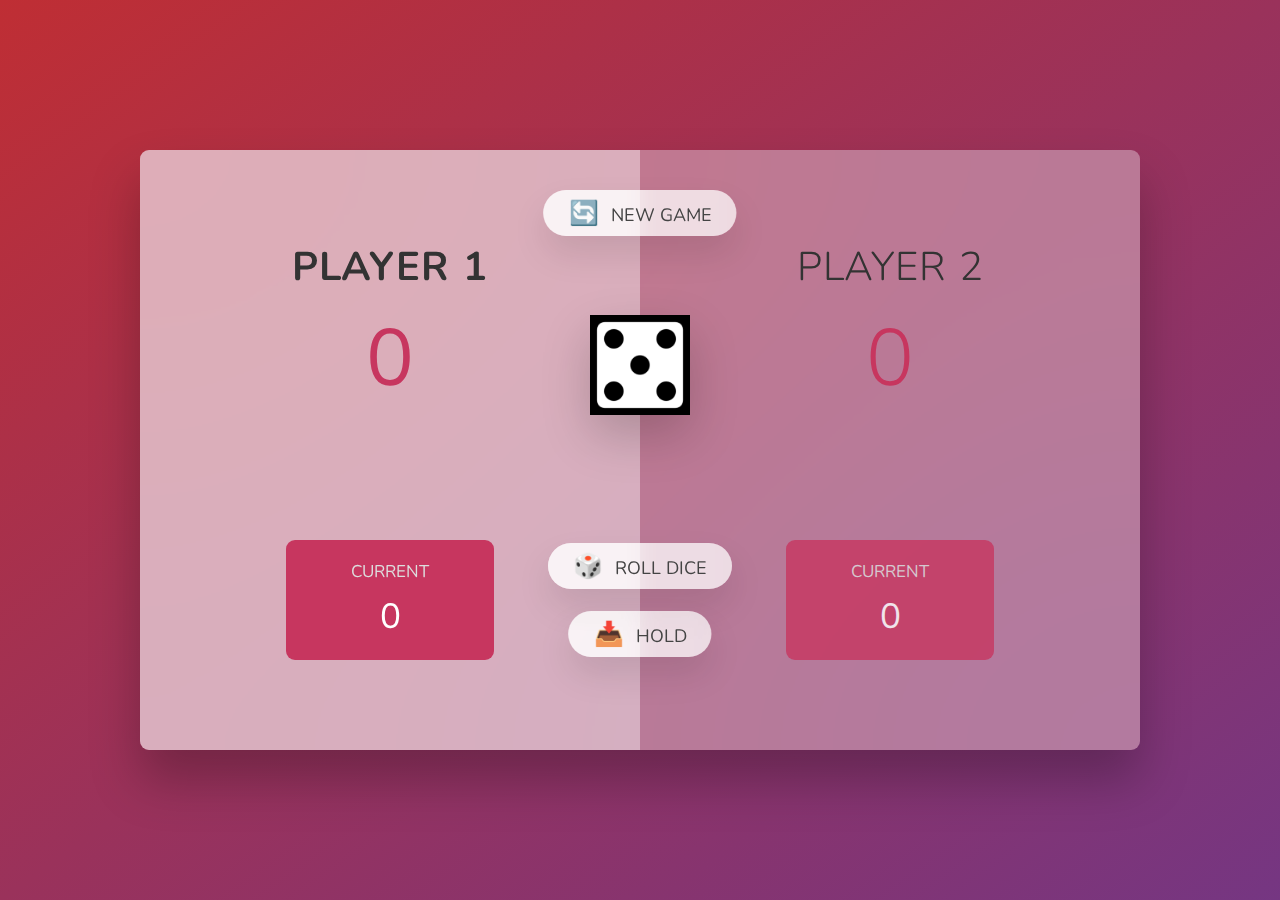
<file: Project_01-Pig-Game/index.html>
<!DOCTYPE html>
<html lang="en">
  <head>
    <meta charset="UTF-8" />
    <meta name="viewport" content="width=device-width, initial-scale=1.0" />
    <meta http-equiv="X-UA-Compatible" content="ie=edge" />
    <link rel="stylesheet" href="style.css" />
    <title>Pig Game</title>
  </head>
  <body>
    <main>
      <section class="player player--0 player--active">
        <h2 class="name" id="name--0">Player 1</h2>
        <p class="score" id="score--0">43</p>
        <div class="current">
          <p class="current-label">Current</p>
          <p class="current-score" id="current--0">0</p>
        </div>
      </section>
      <section class="player player--1">
        <h2 class="name" id="name--1">Player 2</h2>
        <p class="score" id="score--1">24</p>
        <div class="current">
          <p class="current-label">Current</p>
          <p class="current-score" id="current--1">0</p>
        </div>
      </section>

      <img src="dice.5.png" alt="Playing dice" class="dice" />
      <button class="btn btn--new">🔄 New game</button>
      <button class="btn btn--roll">🎲 Roll dice</button>
      <button class="btn btn--hold">📥 Hold</button>
    </main>
    <script src="script.js"></script>
  </body>
</html>
</file>
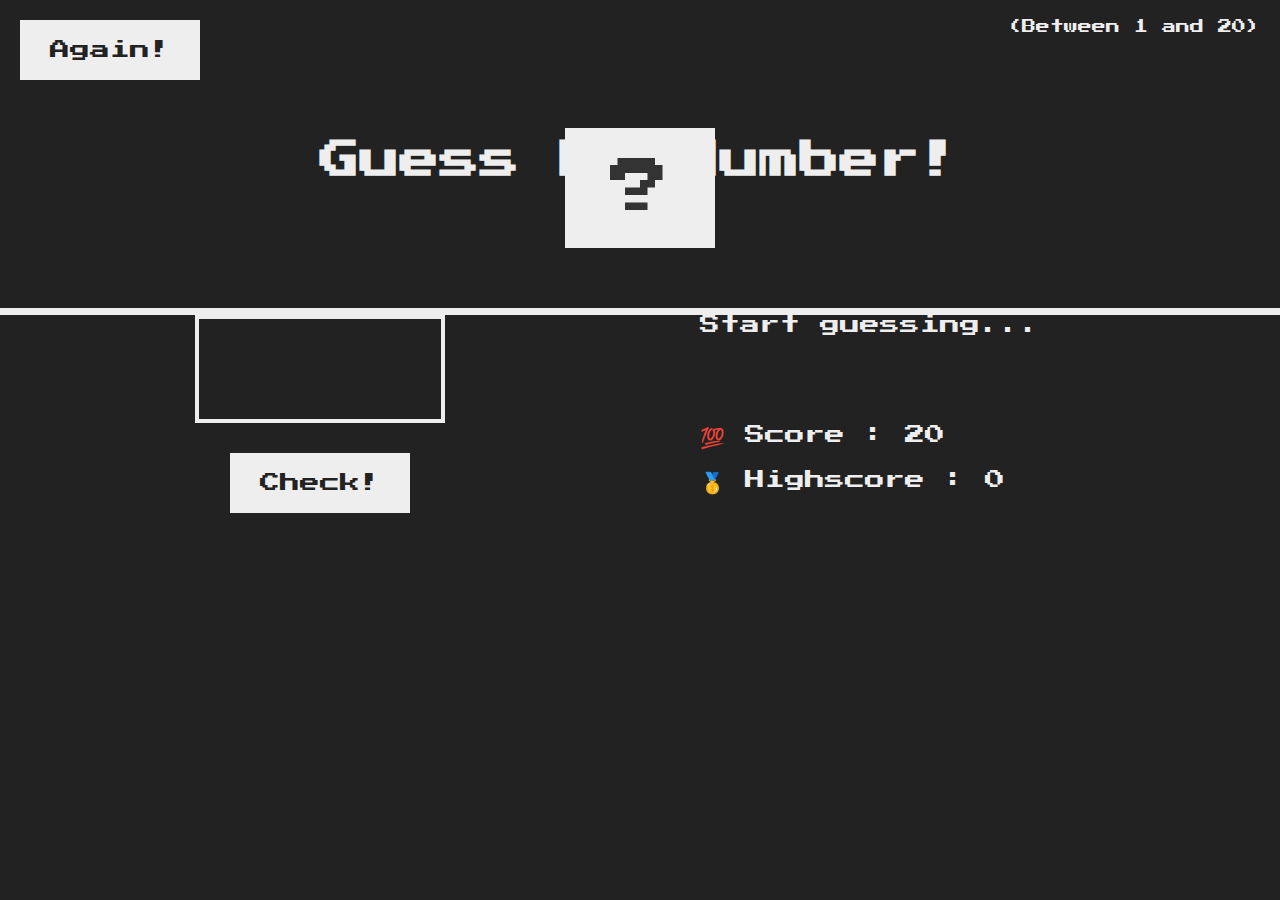
<file: Project_02-Guess-My-Number/index.html>
<!DOCTYPE html>
<html lang="en">
<head>
    <meta charset="UTF-8">
    <meta name="viewport" content="width=device-width, initial-scale=1.0">
    <meta http-equiv="X-UA-Compatible" content = "ie=edge"/>
    <link rel = "stylesheet" href = "style.css"/>
    <title>Guess My Number!</title>
</head>
<body>
    <header>
        <h1> Guess My Number!</h1>
        <p class = "between">(Between 1 and 20) </p>
        <button class = "btn again"> Again!</button>
        <div class = "number">?</div>
    </header>
    <main>
        <section class = "left">
            <input type = "number" class = "guess"/>    
        <button class ="btn check">Check!</button>   
     </section>

     <section class  = "right">
        <p class = "message">Start guessing...</p>
        <p class = "label-score">💯 Score : <span class = "score">20</span></p>
        <p class = "label-highscore">🥇 Highscore : <span class = "highscore">0</span></p>
     </section>
    </main>
    <script src = "script.js"></script>
</body>
</html>
</file>
<file: Project_01-Pig-Game/style.css>
@import url('https://fonts.googleapis.com/css2?family=Nunito&display=swap');

* {
  margin: 0;
  padding: 0;
  box-sizing: inherit;
}

html {
  font-size: 62.5%;
  box-sizing: border-box;
}

body {
  font-family: 'Nunito', sans-serif;
  font-weight: 400;
  height: 100vh;
  color: #333;
  background-image: linear-gradient(to top left, #753682 0%, #bf2e34 100%);
  display: flex;
  align-items: center;
  justify-content: center;
}

/* LAYOUT */
main {
  position: relative;
  width: 100rem;
  height: 60rem;
  background-color: rgba(255, 255, 255, 0.35);
  backdrop-filter: blur(200px);
  filter: blur();
  box-shadow: 0 3rem 5rem rgba(0, 0, 0, 0.25);
  border-radius: 9px;
  overflow: hidden;
  display: flex;
}

.player {
  flex: 50%;
  padding: 9rem;
  display: flex;
  flex-direction: column;
  align-items: center;
  transition: all 0.75s;
}

/* ELEMENTS */
.name {
  position: relative;
  font-size: 4rem;
  text-transform: uppercase;
  letter-spacing: 1px;
  word-spacing: 2px;
  font-weight: 300;
  margin-bottom: 1rem;
}

.score {
  font-size: 8rem;
  font-weight: 300;
  color: #c7365f;
  margin-bottom: auto;
}

.player--active {
  background-color: rgba(255, 255, 255, 0.4);
}
.player--active .name {
  font-weight: 700;
}
.player--active .score {
  font-weight: 400;
}

.player--active .current {
  opacity: 1;
}

.current {
  background-color: #c7365f;
  opacity: 0.8;
  border-radius: 9px;
  color: #fff;
  width: 65%;
  padding: 2rem;
  text-align: center;
  transition: all 0.75s;
}

.current-label {
  text-transform: uppercase;
  margin-bottom: 1rem;
  font-size: 1.7rem;
  color: #ddd;
}

.current-score {
  font-size: 3.5rem;
}

/* ABSOLUTE POSITIONED ELEMENTS */
.btn {
  position: absolute;
  left: 50%;
  transform: translateX(-50%);
  color: #444;
  background: none;
  border: none;
  font-family: inherit;
  font-size: 1.8rem;
  text-transform: uppercase;
  cursor: pointer;
  font-weight: 400;
  transition: all 0.2s;

  background-color: white;
  background-color: rgba(255, 255, 255, 0.6);
  backdrop-filter: blur(10px);

  padding: 0.7rem 2.5rem;
  border-radius: 50rem;
  box-shadow: 0 1.75rem 3.5rem rgba(0, 0, 0, 0.1);
}

.btn::first-letter {
  font-size: 2.4rem;
  display: inline-block;
  margin-right: 0.7rem;
}

.btn--new {
  top: 4rem;
}
.btn--roll {
  top: 39.3rem;
}
.btn--hold {
  top: 46.1rem;
}

.btn:active {
  transform: translate(-50%, 3px);
  box-shadow: 0 1rem 2rem rgba(0, 0, 0, 0.15);
}

.btn:focus {
  outline: none;
}

.dice {
  position: absolute;
  left: 50%;
  top: 16.5rem;
  transform: translateX(-50%);
  height: 10rem;
  box-shadow: 0 2rem 5rem rgba(0, 0, 0, 0.2);
}

.player--winner {
  background-color: #2f2f2f;
}

.player--winner .name {
  font-weight: 700;
  color: #c7365f;
}
</file>
<file: Project_02-Guess-My-Number/style.css>
@import url('https://fonts.googleapis.com/css?family=Press+Start+2P&display=swap');


*{
    margin: 0;
    padding : 0;
    box-sizing: inherit;
}

html{
    font-size: 62.5%;
    box-sizing: border-box;
}

body{
    font-family: 'Press Start 2P', sans-serif;
    color:#eee;
    background-color: #222;
/*background-color:#60b347;*/
}

/*LAYOUT*/

header{
    position: relative;
    height : 35vh;
border-bottom: 7px solid #eee;
}

main{
    height : 65vh;
    color: #eee;
    display: flex;
    align-items : centre;
    justify-content: space-around;
}

.left {
width: 52rem;
display: flex;
flex-direction: column;
align-items: center;
}

.right {
      width:52rem;
      font-size: 2rem;
}

/*ELEMENTS STYLE*/

h1{
    font-size: 4rem;
    text-align: center;
    position: absolute;
    width: 100%;
    top:52%;
    left:50%;
    transform: translate(-50%, -50%);
}

.number{
    background:#eee;
    color : #333;
    font-size: 6rem;
    width: 15rem;
    padding: 3rem 0rem;
    text-align: center;
    position: absolute;
    bottom: 0;
    left:50%;
    transform: translate(-50%, -50%);
}

.between{
    font-size: 1.4rem;
    position: absolute;
    top: 2rem;
    right: 2rem;
}

.again{
    position: absolute;
    top: 2rem;
    left: 2rem;
}

.guess {
    background: none;
    border: 4px solid #eee;
    font-family: inherit;
    color: inherit;
    font-size: 5rem;
    padding: 2.5rem;
    width: 25rem;
    text-align: center;
    display: block;
    margin-bottom: 3rem;
}

.btn{
border: none;
background-color: #eee;
color: #222;
font-size: 2rem;
font-family: inherit;
 padding: 2rem 3rem;
 cursor: pointer;
}

.btn:hover{
    background-color: #ccc;
}

.message{
    margin-bottom: 8rem;
    height: 3rem;
}

.label-score {
    margin-bottom: 2rem;
}
</file>
